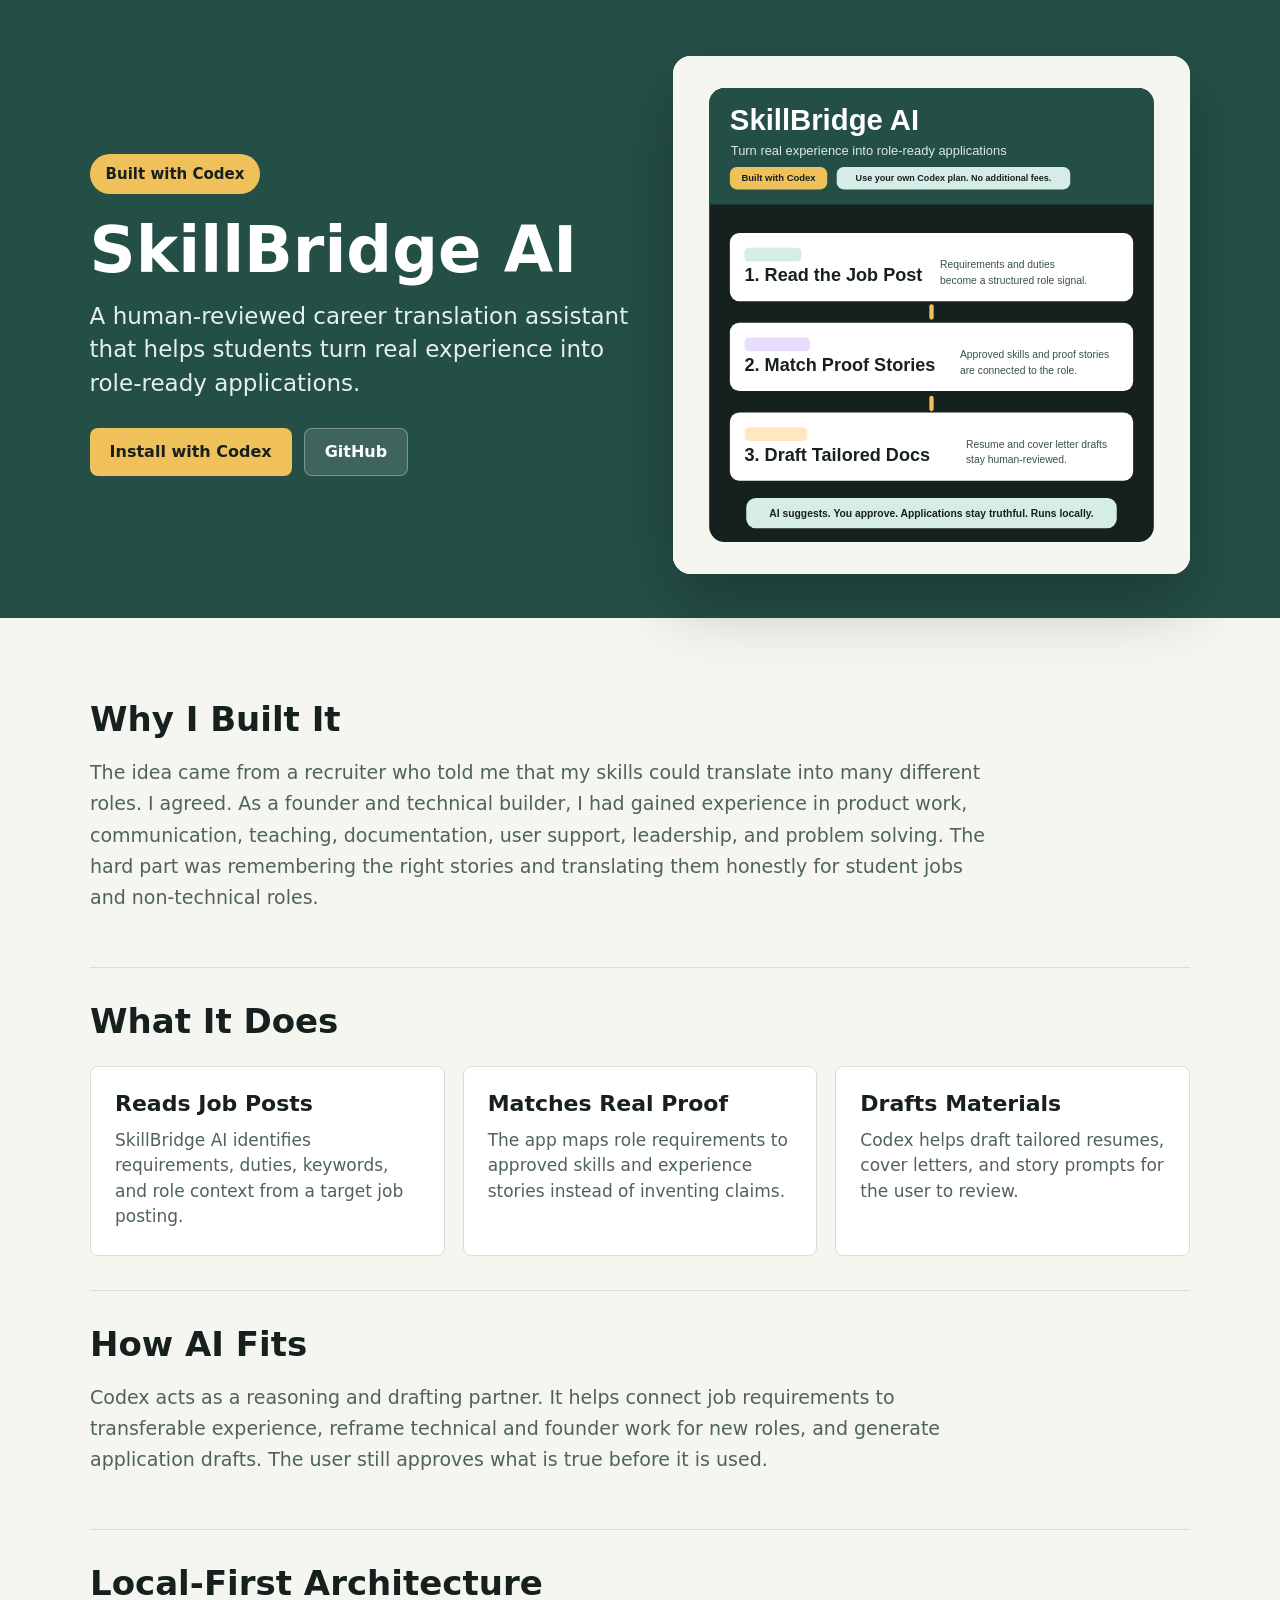
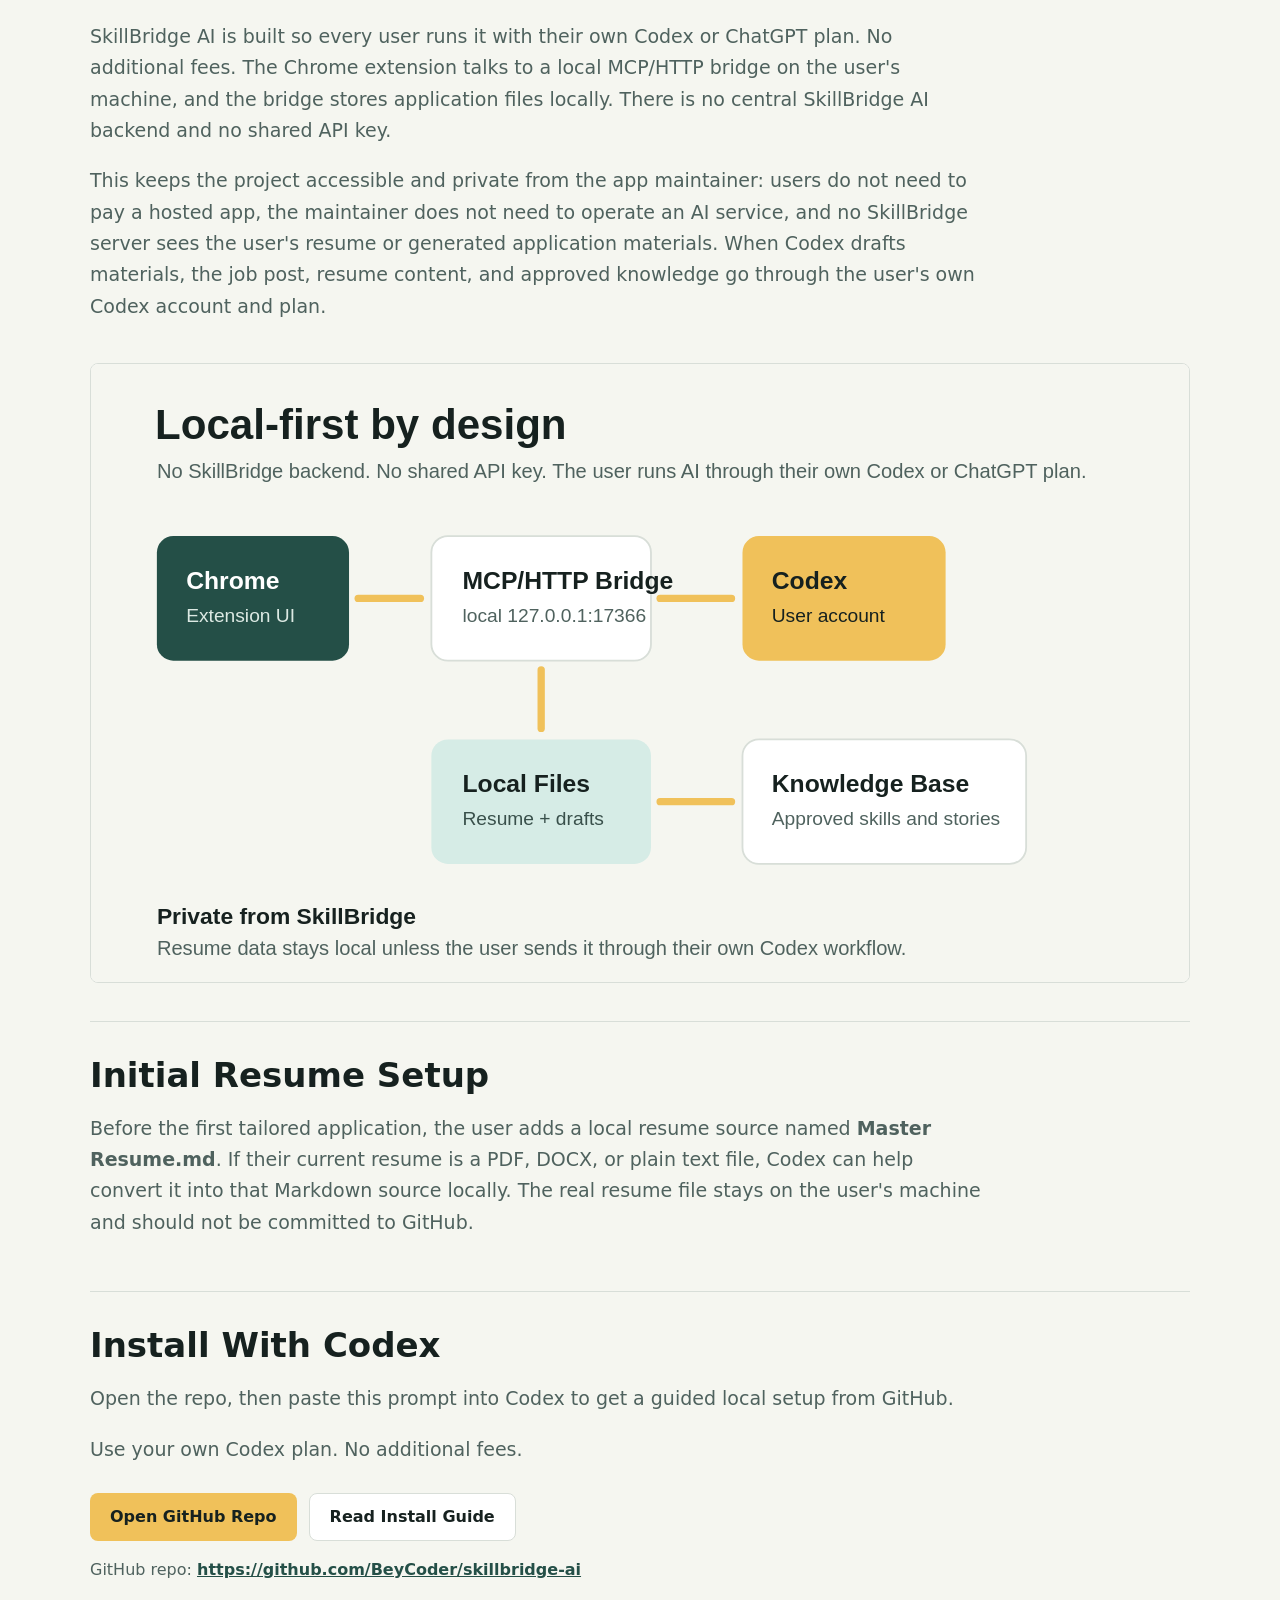
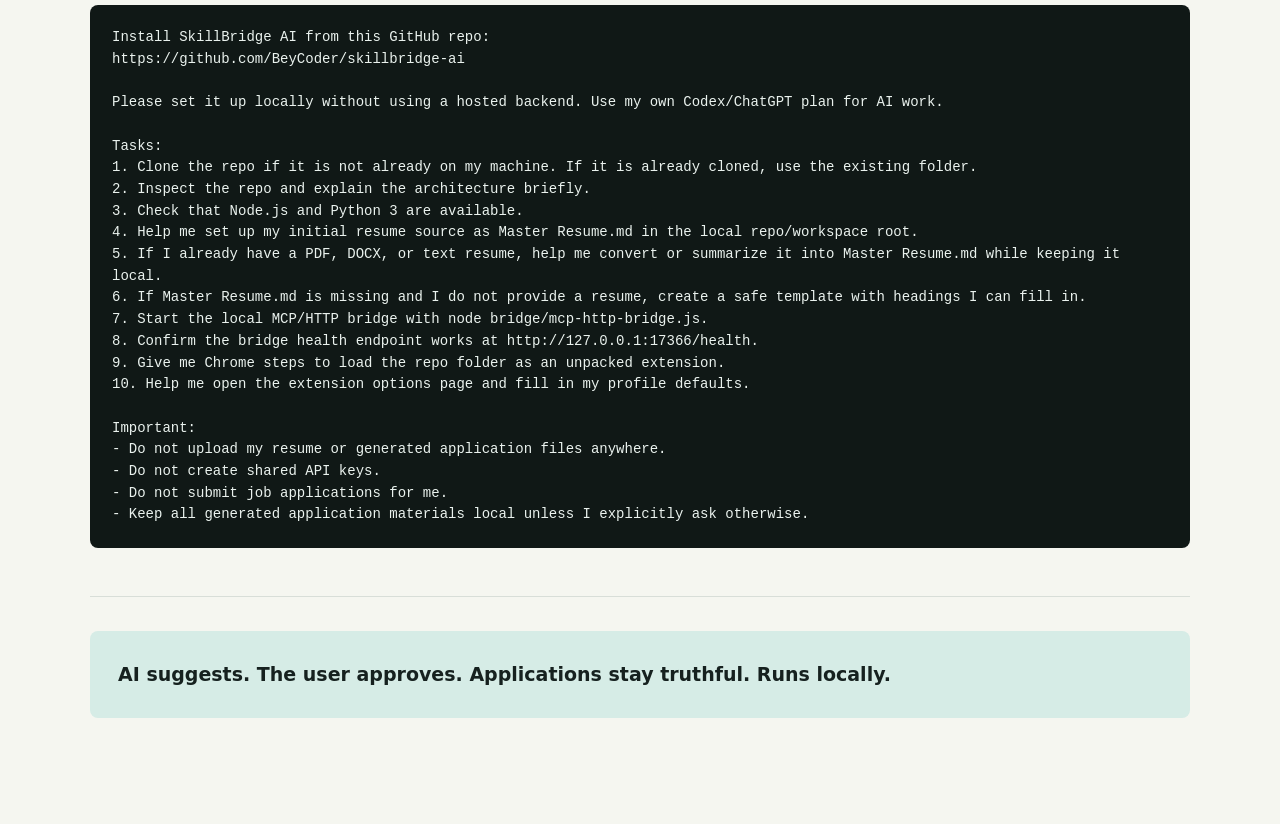
<file: index.html>
<!doctype html>
<html lang="en">
  <head>
    <meta charset="utf-8">
    <meta name="viewport" content="width=device-width, initial-scale=1">
    <title>SkillBridge AI</title>
    <meta http-equiv="refresh" content="0; url=docs/">
    <link rel="canonical" href="docs/">
    <style>
      body {
        margin: 0;
        min-height: 100vh;
        display: grid;
        place-items: center;
        font-family: Inter, ui-sans-serif, system-ui, -apple-system, BlinkMacSystemFont, "Segoe UI", sans-serif;
        background: #f5f6f0;
        color: #16211f;
      }

      a {
        color: #244f47;
        font-weight: 800;
      }
    </style>
  </head>
  <body>
    <p>Opening <a href="docs/">SkillBridge AI</a>.</p>
  </body>
</html>
</file>
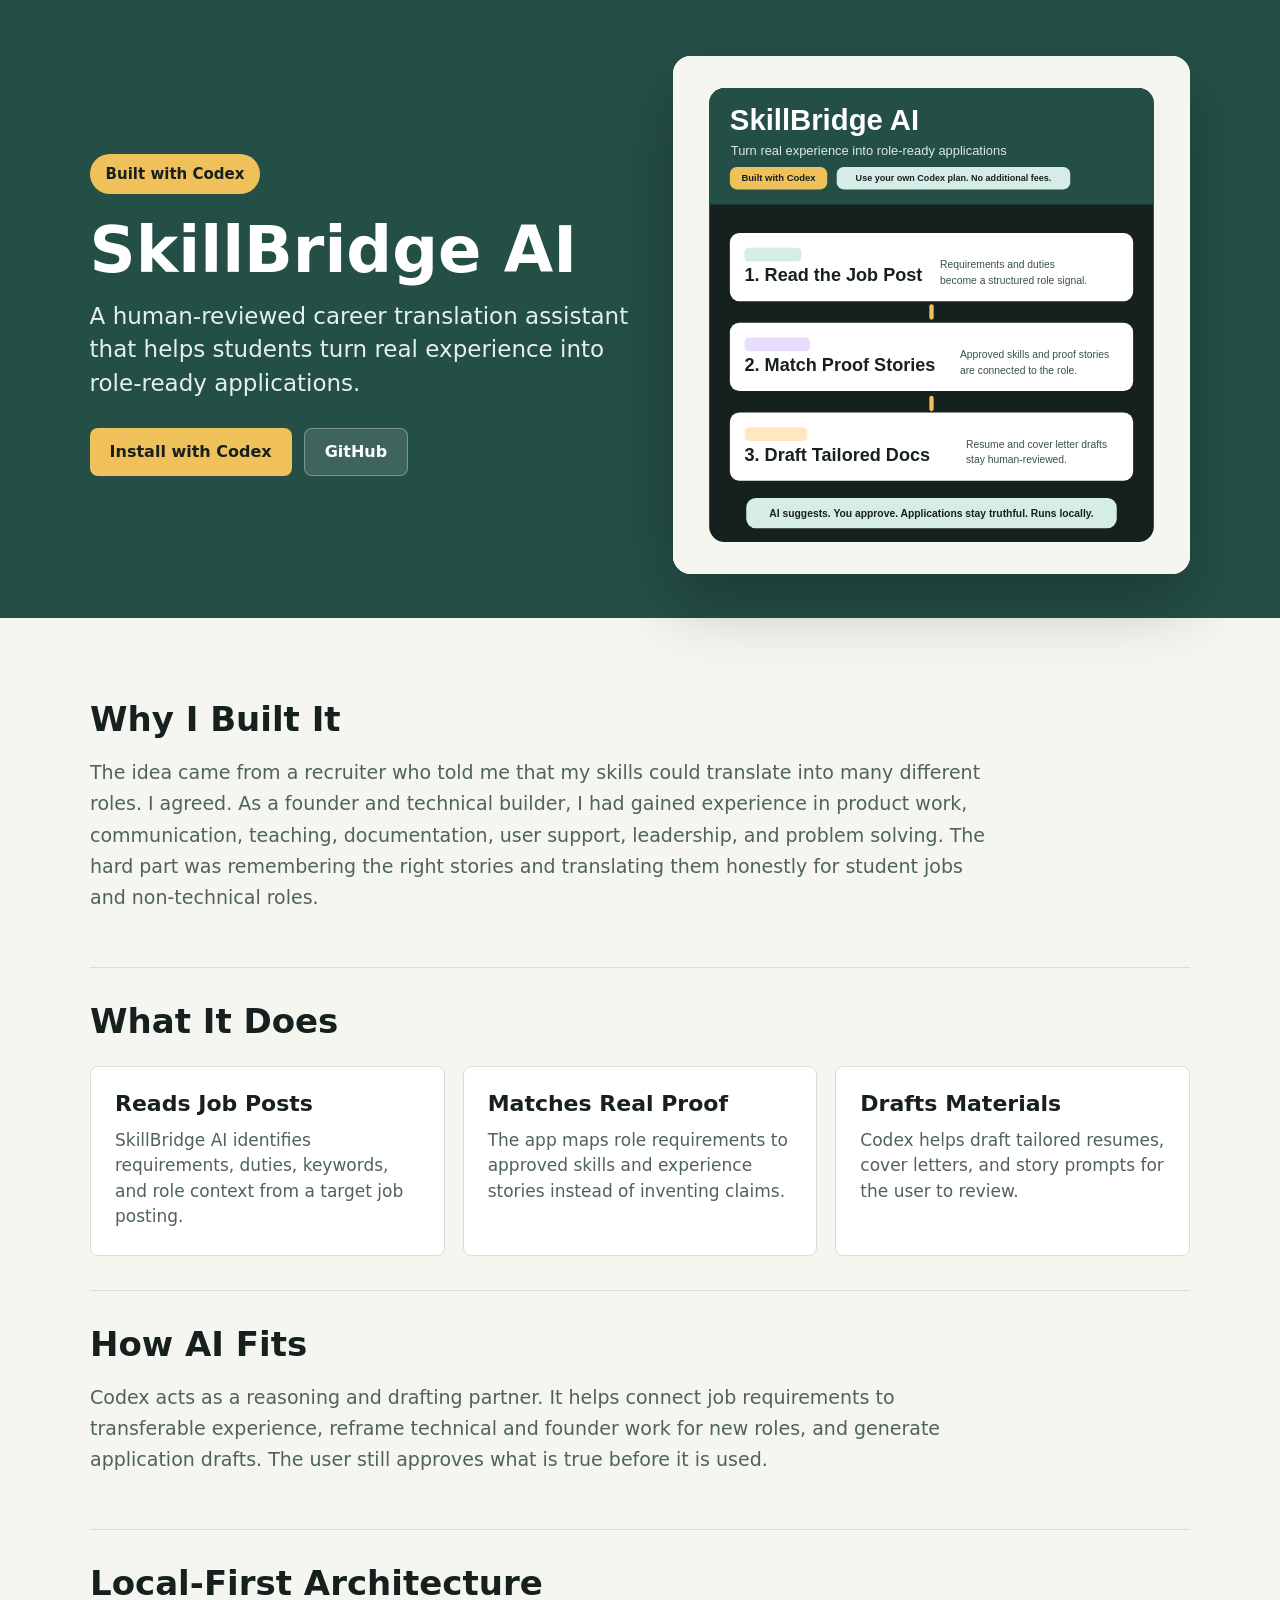
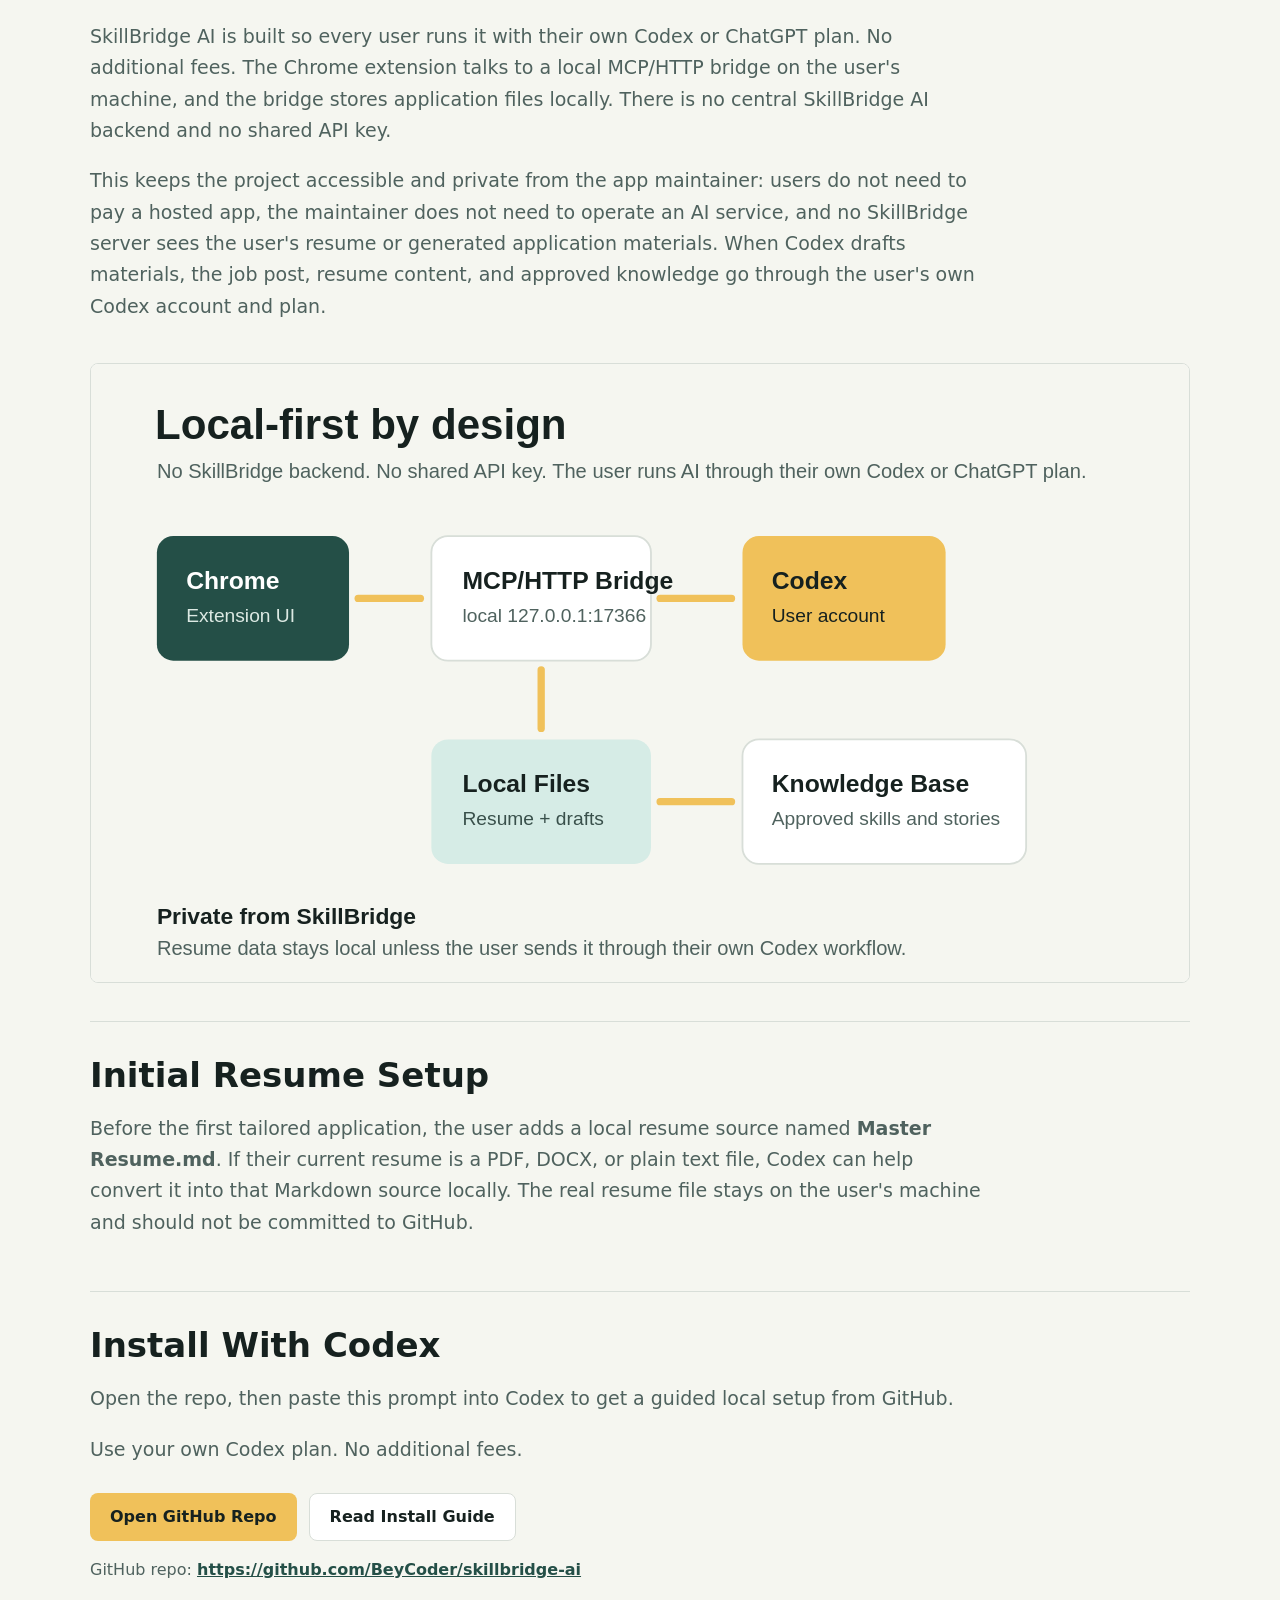
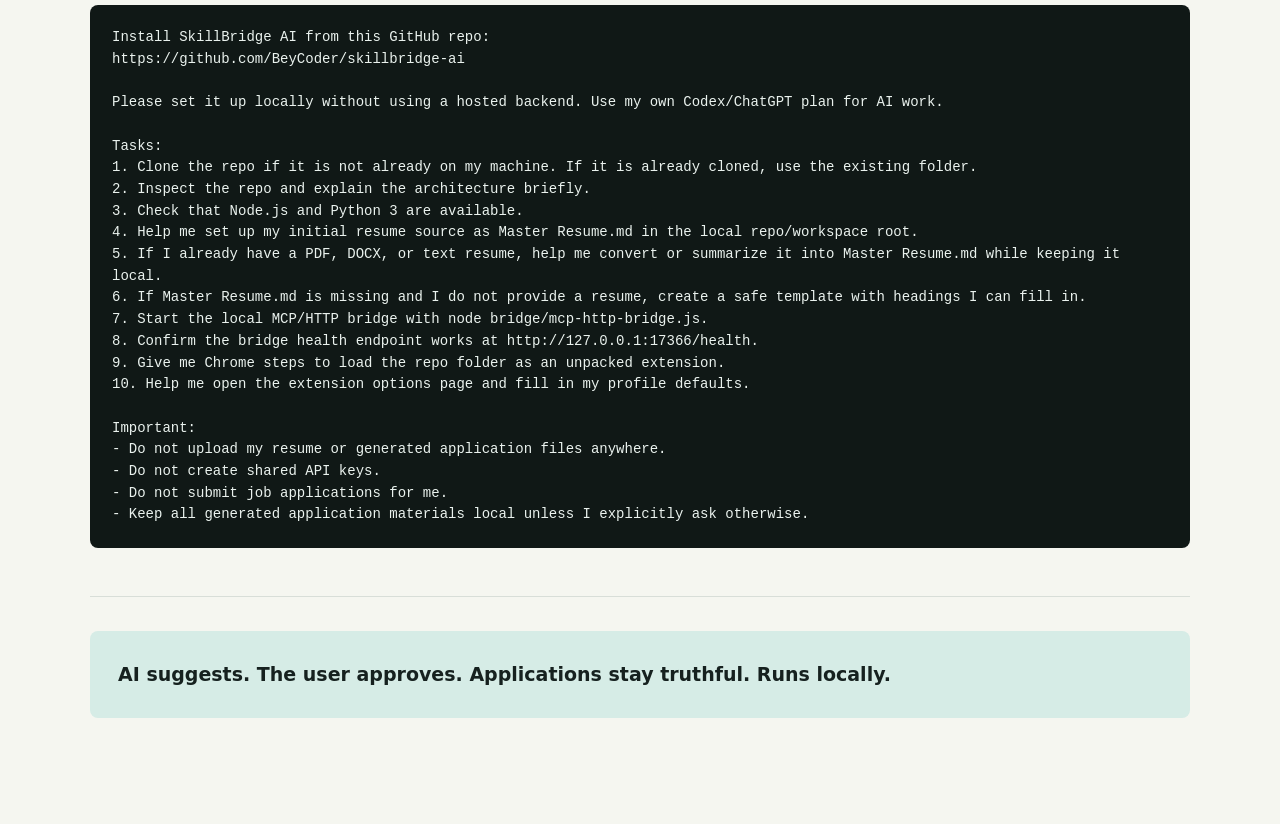
<file: docs/index.html>
<!doctype html>
<html lang="en">
  <head>
    <meta charset="utf-8">
    <meta name="viewport" content="width=device-width, initial-scale=1">
    <title>SkillBridge AI</title>
    <meta name="description" content="SkillBridge AI helps students translate real experience into role-ready applications with Codex.">
    <style>
      :root {
        color-scheme: light;
        --ink: #16211f;
        --green: #244f47;
        --mint: #d6ece6;
        --paper: #f5f6f0;
        --gold: #f0c15a;
        --lavender: #e8ddff;
        --blue: #dbeafe;
        --muted: #4f625e;
        --line: #d8ded8;
      }

      * {
        box-sizing: border-box;
      }

      html {
        scroll-behavior: smooth;
      }

      body {
        margin: 0;
        font-family: Inter, ui-sans-serif, system-ui, -apple-system, BlinkMacSystemFont, "Segoe UI", sans-serif;
        background: var(--paper);
        color: var(--ink);
      }

      main {
        min-height: 100vh;
      }

      .hero {
        display: grid;
        grid-template-columns: minmax(0, 1.02fr) minmax(320px, 0.98fr);
        gap: 44px;
        align-items: center;
        padding: 56px max(28px, 7vw) 44px;
        background: var(--green);
        color: white;
      }

      .badge {
        display: inline-flex;
        align-items: center;
        width: fit-content;
        min-height: 40px;
        padding: 0 16px;
        border-radius: 999px;
        background: var(--gold);
        color: var(--ink);
        font-weight: 800;
        font-size: 15px;
      }

      .actions {
        display: flex;
        flex-wrap: wrap;
        gap: 12px;
        margin-top: 28px;
      }

      .button {
        display: inline-flex;
        align-items: center;
        justify-content: center;
        min-height: 48px;
        padding: 0 20px;
        border-radius: 8px;
        font-size: 16px;
        font-weight: 800;
        text-decoration: none;
      }

      .button.primary {
        background: var(--gold);
        color: var(--ink);
      }

      .button.secondary {
        border: 1px solid rgba(255, 255, 255, 0.32);
        background: rgba(255, 255, 255, 0.12);
        color: white;
      }

      .section .button.secondary {
        border-color: var(--line);
        background: white;
        color: var(--ink);
      }

      h1 {
        margin: 24px 0 18px;
        font-size: 64px;
        line-height: 1;
        letter-spacing: 0;
      }

      .lede {
        max-width: 680px;
        margin: 0;
        color: #e6f0eb;
        font-size: 23px;
        line-height: 1.45;
      }

      .hero img {
        width: 100%;
        border-radius: 18px;
        background: white;
        box-shadow: 0 28px 70px rgba(0, 0, 0, 0.25);
      }

      .diagram {
        width: 100%;
        max-width: 1100px;
        margin-top: 22px;
        border-radius: 8px;
        background: white;
        border: 1px solid var(--line);
      }

      .content {
        padding: 48px max(28px, 7vw) 72px;
      }

      .section {
        max-width: 1100px;
        margin: 0 auto;
        padding: 34px 0;
        border-bottom: 1px solid var(--line);
      }

      .section:last-child {
        border-bottom: 0;
      }

      h2 {
        margin: 0 0 16px;
        font-size: 34px;
        line-height: 1.12;
        letter-spacing: 0;
      }

      p {
        max-width: 900px;
        font-size: 19px;
        line-height: 1.65;
        color: var(--muted);
      }

      .grid {
        display: grid;
        grid-template-columns: repeat(3, minmax(0, 1fr));
        gap: 18px;
        margin-top: 26px;
      }

      .item {
        min-height: 190px;
        padding: 24px;
        border: 1px solid var(--line);
        border-radius: 8px;
        background: white;
      }

      .item strong {
        display: block;
        margin-bottom: 12px;
        font-size: 22px;
      }

      .item span {
        display: block;
        color: var(--muted);
        font-size: 17px;
        line-height: 1.5;
      }

      .callout {
        padding: 28px;
        border-radius: 8px;
        background: var(--mint);
      }

      .callout p {
        margin: 0;
        color: var(--ink);
        font-weight: 700;
      }

      .prompt {
        overflow: auto;
        margin-top: 22px;
        padding: 22px;
        border-radius: 8px;
        background: #101816;
        color: #eaf2ee;
        font-family: ui-monospace, SFMono-Regular, Menlo, Monaco, Consolas, "Liberation Mono", monospace;
        font-size: 14px;
        line-height: 1.55;
        white-space: pre-wrap;
      }

      .repo-url {
        margin: 16px 0 0;
        font-size: 16px;
      }

      .repo-url a {
        color: var(--green);
        font-weight: 800;
      }

      .install-note {
        margin-top: 18px;
      }

      @media (max-width: 860px) {
        .hero {
          grid-template-columns: 1fr;
          padding-top: 42px;
        }

        h1 {
          font-size: 48px;
        }

        .lede {
          font-size: 20px;
        }

        .grid {
          grid-template-columns: 1fr;
        }
      }
    </style>
  </head>
  <body>
    <main>
      <section class="hero">
        <div>
          <div class="badge">Built with Codex</div>
          <h1>SkillBridge AI</h1>
          <p class="lede">A human-reviewed career translation assistant that helps students turn real experience into role-ready applications.</p>
          <div class="actions" aria-label="Primary actions">
            <a class="button primary" href="#install">Install with Codex</a>
            <a class="button secondary" href="https://github.com/BeyCoder/skillbridge-ai">GitHub</a>
          </div>
        </div>
        <img src="skillbridge-preview-square.svg" alt="SkillBridge AI project flow preview">
      </section>

      <div class="content">
        <section class="section">
          <h2>Why I Built It</h2>
          <p>The idea came from a recruiter who told me that my skills could translate into many different roles. I agreed. As a founder and technical builder, I had gained experience in product work, communication, teaching, documentation, user support, leadership, and problem solving. The hard part was remembering the right stories and translating them honestly for student jobs and non-technical roles.</p>
        </section>

        <section class="section">
          <h2>What It Does</h2>
          <div class="grid">
            <div class="item">
              <strong>Reads Job Posts</strong>
              <span>SkillBridge AI identifies requirements, duties, keywords, and role context from a target job posting.</span>
            </div>
            <div class="item">
              <strong>Matches Real Proof</strong>
              <span>The app maps role requirements to approved skills and experience stories instead of inventing claims.</span>
            </div>
            <div class="item">
              <strong>Drafts Materials</strong>
              <span>Codex helps draft tailored resumes, cover letters, and story prompts for the user to review.</span>
            </div>
          </div>
        </section>

        <section class="section">
          <h2>How AI Fits</h2>
          <p>Codex acts as a reasoning and drafting partner. It helps connect job requirements to transferable experience, reframe technical and founder work for new roles, and generate application drafts. The user still approves what is true before it is used.</p>
        </section>

        <section class="section">
          <h2>Local-First Architecture</h2>
          <p>SkillBridge AI is built so every user runs it with their own Codex or ChatGPT plan. No additional fees. The Chrome extension talks to a local MCP/HTTP bridge on the user's machine, and the bridge stores application files locally. There is no central SkillBridge AI backend and no shared API key.</p>
          <p>This keeps the project accessible and private from the app maintainer: users do not need to pay a hosted app, the maintainer does not need to operate an AI service, and no SkillBridge server sees the user's resume or generated application materials. When Codex drafts materials, the job post, resume content, and approved knowledge go through the user's own Codex account and plan.</p>
          <img class="diagram" src="local-first-architecture.svg" alt="SkillBridge AI local-first architecture diagram">
        </section>

        <section class="section">
          <h2>Initial Resume Setup</h2>
          <p>Before the first tailored application, the user adds a local resume source named <strong>Master Resume.md</strong>. If their current resume is a PDF, DOCX, or plain text file, Codex can help convert it into that Markdown source locally. The real resume file stays on the user's machine and should not be committed to GitHub.</p>
        </section>

        <section class="section" id="install">
          <h2>Install With Codex</h2>
          <p>Open the repo, then paste this prompt into Codex to get a guided local setup from GitHub.</p>
          <p class="install-note">Use your own Codex plan. No additional fees.</p>
          <div class="actions">
            <a class="button primary" href="https://github.com/BeyCoder/skillbridge-ai">Open GitHub Repo</a>
            <a class="button secondary" href="https://github.com/BeyCoder/skillbridge-ai/blob/main/INSTALL_WITH_CODEX.md">Read Install Guide</a>
          </div>
          <p class="repo-url">GitHub repo: <a href="https://github.com/BeyCoder/skillbridge-ai">https://github.com/BeyCoder/skillbridge-ai</a></p>
          <pre class="prompt">Install SkillBridge AI from this GitHub repo:
https://github.com/BeyCoder/skillbridge-ai

Please set it up locally without using a hosted backend. Use my own Codex/ChatGPT plan for AI work.

Tasks:
1. Clone the repo if it is not already on my machine. If it is already cloned, use the existing folder.
2. Inspect the repo and explain the architecture briefly.
3. Check that Node.js and Python 3 are available.
4. Help me set up my initial resume source as Master Resume.md in the local repo/workspace root.
5. If I already have a PDF, DOCX, or text resume, help me convert or summarize it into Master Resume.md while keeping it local.
6. If Master Resume.md is missing and I do not provide a resume, create a safe template with headings I can fill in.
7. Start the local MCP/HTTP bridge with node bridge/mcp-http-bridge.js.
8. Confirm the bridge health endpoint works at http://127.0.0.1:17366/health.
9. Give me Chrome steps to load the repo folder as an unpacked extension.
10. Help me open the extension options page and fill in my profile defaults.

Important:
- Do not upload my resume or generated application files anywhere.
- Do not create shared API keys.
- Do not submit job applications for me.
- Keep all generated application materials local unless I explicitly ask otherwise.</pre>
        </section>

        <section class="section">
          <div class="callout">
            <p>AI suggests. The user approves. Applications stay truthful. Runs locally.</p>
          </div>
        </section>
      </div>
    </main>
  </body>
</html>
</file>
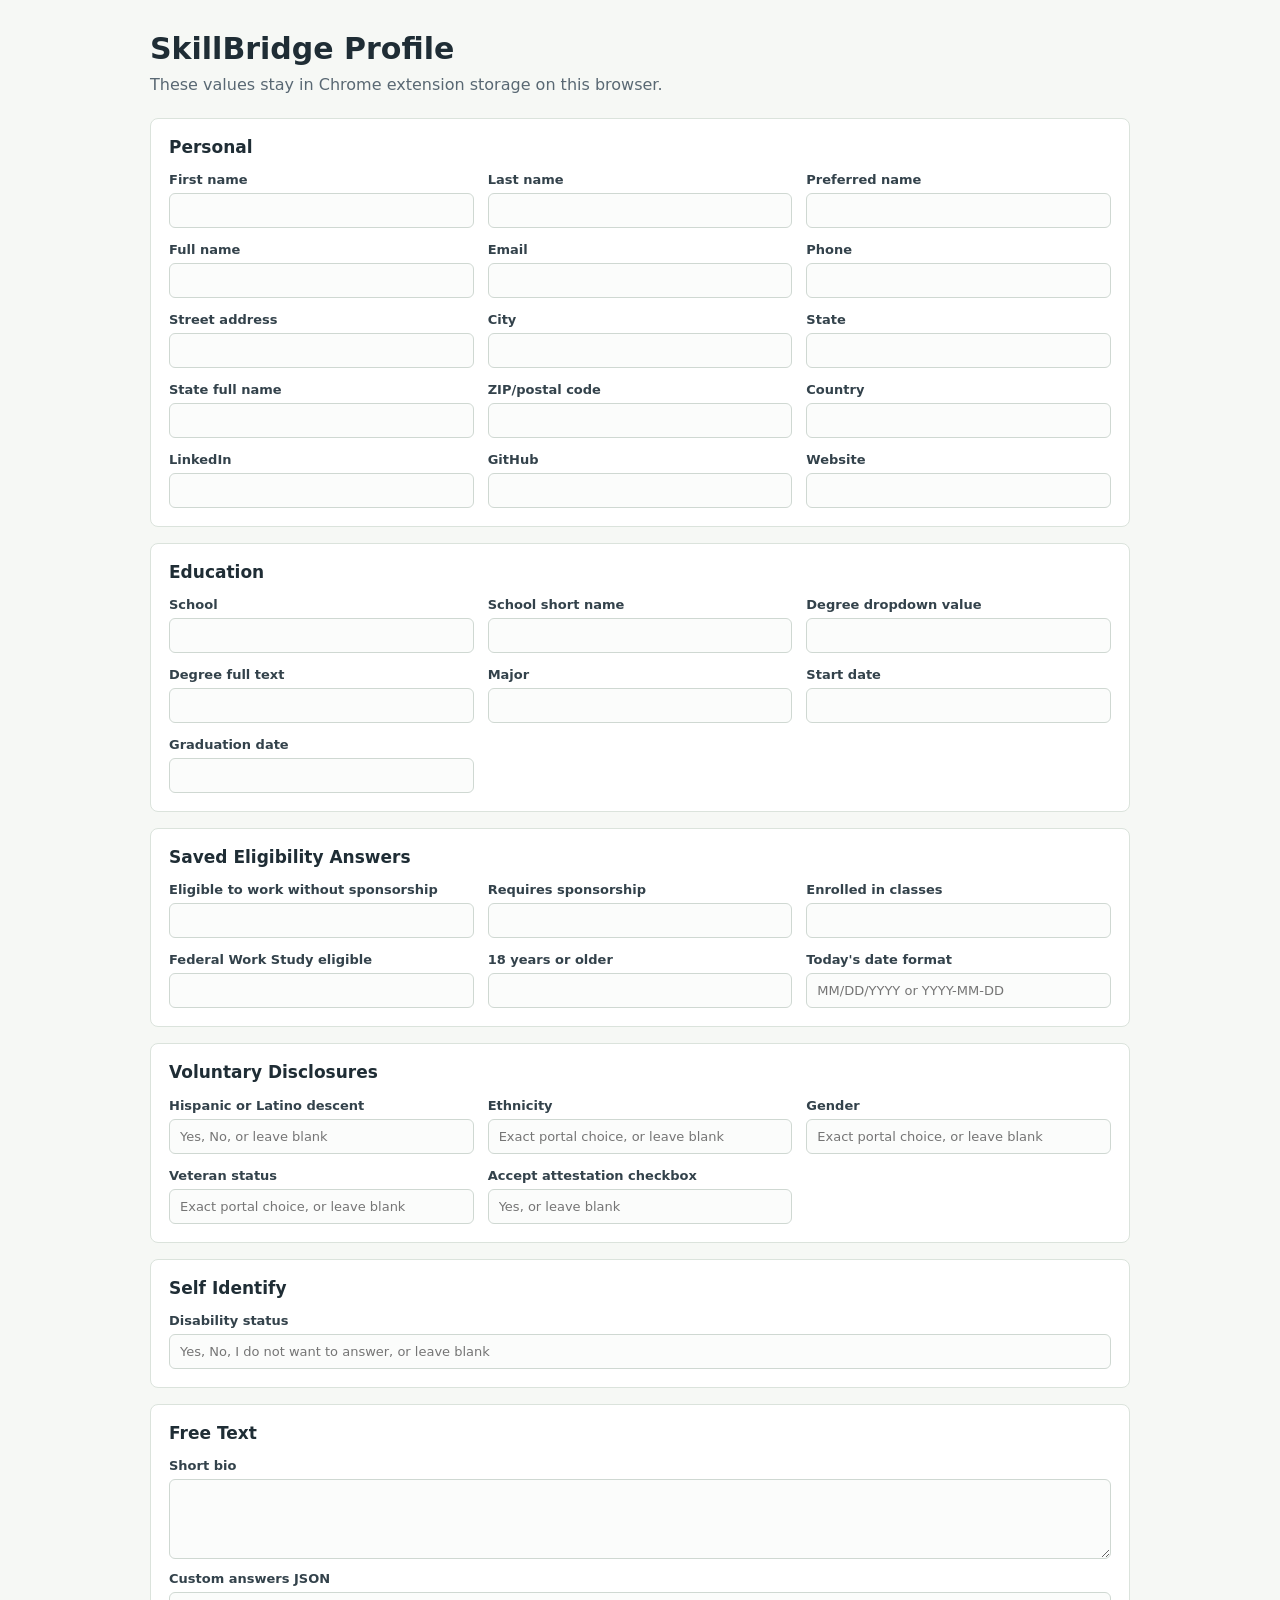
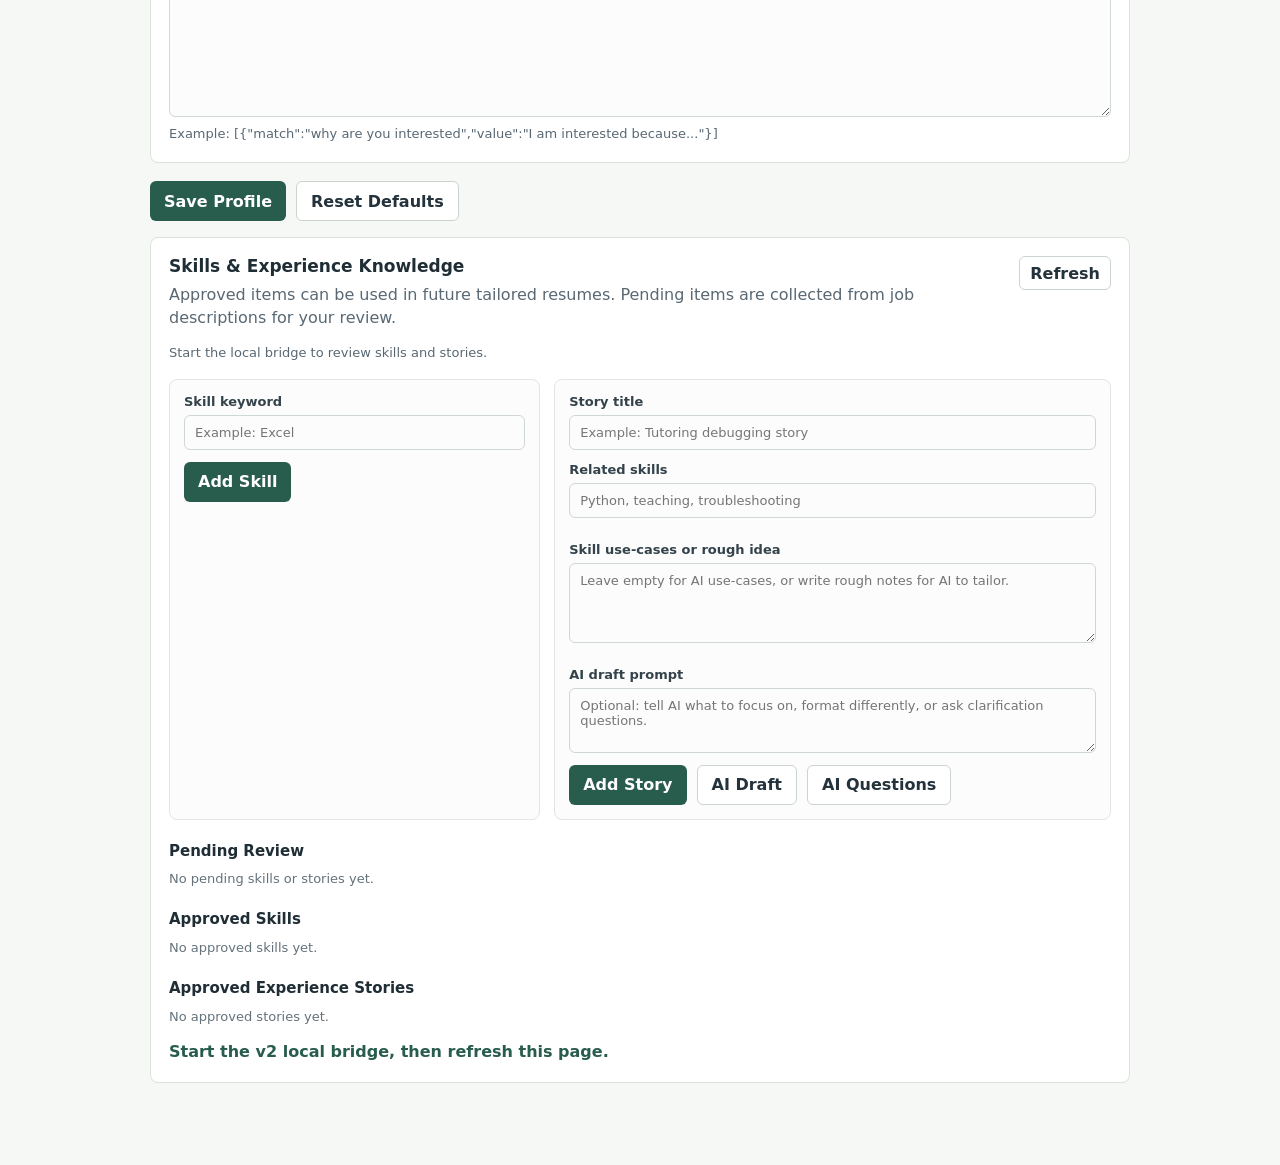
<file: options.html>
<!doctype html>
<html lang="en">
  <head>
    <meta charset="utf-8">
    <meta name="viewport" content="width=device-width, initial-scale=1">
    <title>SkillBridge AI Profile</title>
    <link rel="stylesheet" href="options.css">
  </head>
  <body>
    <main>
      <header>
        <h1>SkillBridge Profile</h1>
        <p>These values stay in Chrome extension storage on this browser.</p>
      </header>

      <form id="profileForm">
        <section>
          <h2>Personal</h2>
          <div class="grid">
            <label>First name<input name="personal.firstName" autocomplete="given-name"></label>
            <label>Last name<input name="personal.lastName" autocomplete="family-name"></label>
            <label>Preferred name<input name="personal.preferredName"></label>
            <label>Full name<input name="personal.fullName"></label>
            <label>Email<input name="personal.email" type="email"></label>
            <label>Phone<input name="personal.phone" type="tel"></label>
            <label>Street address<input name="personal.streetAddress" autocomplete="address-line1"></label>
            <label>City<input name="personal.city" autocomplete="address-level2"></label>
            <label>State<input name="personal.state" autocomplete="address-level1"></label>
            <label>State full name<input name="personal.stateFull"></label>
            <label>ZIP/postal code<input name="personal.postalCode" autocomplete="postal-code"></label>
            <label>Country<input name="personal.country" autocomplete="country-name"></label>
            <label>LinkedIn<input name="personal.linkedIn" type="url"></label>
            <label>GitHub<input name="personal.github" type="url"></label>
            <label>Website<input name="personal.website" type="url"></label>
          </div>
        </section>

        <section>
          <h2>Education</h2>
          <div class="grid">
            <label>School<input name="education.school"></label>
            <label>School short name<input name="education.schoolShort"></label>
            <label>Degree dropdown value<input name="education.degree"></label>
            <label>Degree full text<input name="education.degreeFull"></label>
            <label>Major<input name="education.major"></label>
            <label>Start date<input name="education.startDate"></label>
            <label>Graduation date<input name="education.graduationDate"></label>
          </div>
        </section>

        <section>
          <h2>Saved Eligibility Answers</h2>
          <div class="grid">
            <label>Eligible to work without sponsorship<input name="eligibility.workAuthorizedWithoutSponsorship"></label>
            <label>Requires sponsorship<input name="eligibility.requiresSponsorship"></label>
            <label>Enrolled in classes<input name="eligibility.enrolledInAsuClasses"></label>
            <label>Federal Work Study eligible<input name="eligibility.federalWorkStudyEligible"></label>
            <label>18 years or older<input name="eligibility.adult18OrOlder"></label>
            <label>Today's date format<input name="application.todayDateFormat" placeholder="MM/DD/YYYY or YYYY-MM-DD"></label>
          </div>
        </section>

        <section>
          <h2>Voluntary Disclosures</h2>
          <div class="grid">
            <label>Hispanic or Latino descent<input name="voluntaryDisclosures.hispanicOrLatino" placeholder="Yes, No, or leave blank"></label>
            <label>Ethnicity<input name="voluntaryDisclosures.ethnicity" placeholder="Exact portal choice, or leave blank"></label>
            <label>Gender<input name="voluntaryDisclosures.gender" placeholder="Exact portal choice, or leave blank"></label>
            <label>Veteran status<input name="voluntaryDisclosures.veteranStatus" placeholder="Exact portal choice, or leave blank"></label>
            <label>Accept attestation checkbox<input name="voluntaryDisclosures.acceptTerms" placeholder="Yes, or leave blank"></label>
          </div>
        </section>

        <section>
          <h2>Self Identify</h2>
          <div class="grid">
            <label>Disability status<input name="selfIdentification.disabilityStatus" placeholder="Yes, No, I do not want to answer, or leave blank"></label>
          </div>
        </section>

        <section>
          <h2>Free Text</h2>
          <label class="wide">Short bio<textarea name="application.shortBio" rows="4"></textarea></label>
          <label class="wide">
            Custom answers JSON
            <textarea id="customAnswers" rows="7" spellcheck="false"></textarea>
          </label>
          <p class="hint">Example: [{"match":"why are you interested","value":"I am interested because..."}]</p>
        </section>

        <div class="actions">
          <button type="submit">Save Profile</button>
          <button id="resetButton" class="secondary" type="button">Reset Defaults</button>
        </div>
      </form>

      <section id="knowledgeSection">
        <div class="sectionHeader">
          <div>
            <h2>Skills & Experience Knowledge</h2>
            <p>Approved items can be used in future tailored resumes. Pending items are collected from job descriptions for your review.</p>
          </div>
          <button id="refreshKnowledgeButton" class="secondary small" type="button">Refresh</button>
        </div>

        <p id="knowledgeSummary" class="hint">Start the local bridge to review skills and stories.</p>
        <div id="knowledgeFilter" class="knowledgeFilter" hidden></div>

        <div class="knowledgeGrid">
          <form id="addSkillForm" class="inlineForm">
            <label>Skill keyword<input id="newSkillKeyword" placeholder="Example: Excel"></label>
            <button type="submit">Add Skill</button>
          </form>

          <form id="addExperienceForm" class="inlineForm">
            <label>Story title<input id="newExperienceTitle" placeholder="Example: Tutoring debugging story"></label>
            <label>Related skills<input id="newExperienceSkills" placeholder="Python, teaching, troubleshooting"></label>
            <label class="wide">Skill use-cases or rough idea<textarea id="newExperienceStory" rows="4" placeholder="Leave empty for AI use-cases, or write rough notes for AI to tailor."></textarea></label>
            <label class="wide">AI draft prompt<textarea id="newExperienceDraftPrompt" rows="3" placeholder="Optional: tell AI what to focus on, format differently, or ask clarification questions."></textarea></label>
            <div id="newExperienceDraftQuestions" class="aiQuestions" hidden></div>
            <div class="actions compactActions">
              <button type="submit">Add Story</button>
              <button id="generateNewExperienceStoryButton" class="secondary" type="button">AI Draft</button>
              <button id="generateNewExperienceQuestionsButton" class="secondary" type="button">AI Questions</button>
            </div>
          </form>
        </div>

        <h3>Pending Review</h3>
        <div id="pendingKnowledge" class="knowledgeList"></div>

        <h3>Approved Skills</h3>
        <div id="approvedSkills" class="knowledgeList compact"></div>

        <h3>Approved Experience Stories</h3>
        <div id="approvedExperiences" class="knowledgeList"></div>

        <p id="knowledgeStatus" aria-live="polite"></p>
      </section>

      <p id="status" aria-live="polite"></p>
    </main>

    <script src="defaults.js"></script>
    <script src="options.js"></script>
  </body>
</html>
</file>
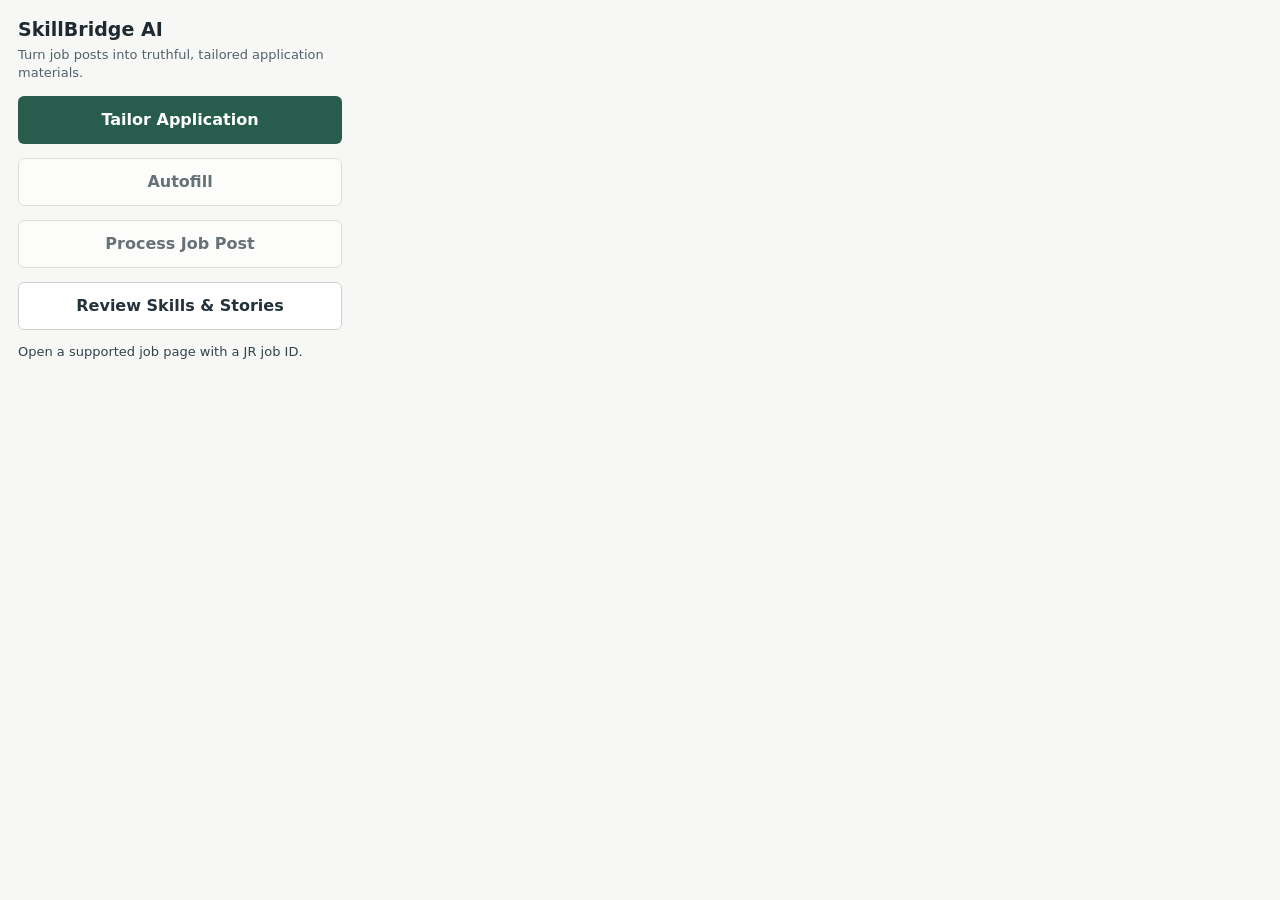
<file: popup.html>
<!doctype html>
<html lang="en">
  <head>
    <meta charset="utf-8">
    <meta name="viewport" content="width=device-width, initial-scale=1">
    <title>SkillBridge AI</title>
    <link rel="stylesheet" href="popup.css">
  </head>
  <body>
    <main>
      <header>
        <h1>SkillBridge AI</h1>
        <p>Turn job posts into truthful, tailored application materials.</p>
      </header>

      <button id="tailorApplicationButton" type="button">Tailor Application</button>
      <button id="autofillResumeButton" class="secondary" type="button" disabled>Autofill</button>
      <button id="processJobPostButton" class="secondary" type="button" disabled>Process Job Post</button>
      <div id="jobPostMarkActions" class="buttonGrid" aria-label="Job post marks" hidden>
        <button id="markAppliedButton" class="secondary" type="button" disabled>Mark Applied</button>
        <button id="markDontQualifyButton" class="secondary danger" type="button" disabled>Don't Qualify</button>
      </div>
      <a id="reviewSkillsLink" class="buttonLink secondary" href="options.html" target="_blank" rel="noopener">Review Skills & Stories</a>

      <section id="jobStatus" aria-live="polite"></section>
      <section id="status" aria-live="polite"></section>
    </main>

    <script src="defaults.js"></script>
    <script src="popup.js"></script>
  </body>
</html>
</file>
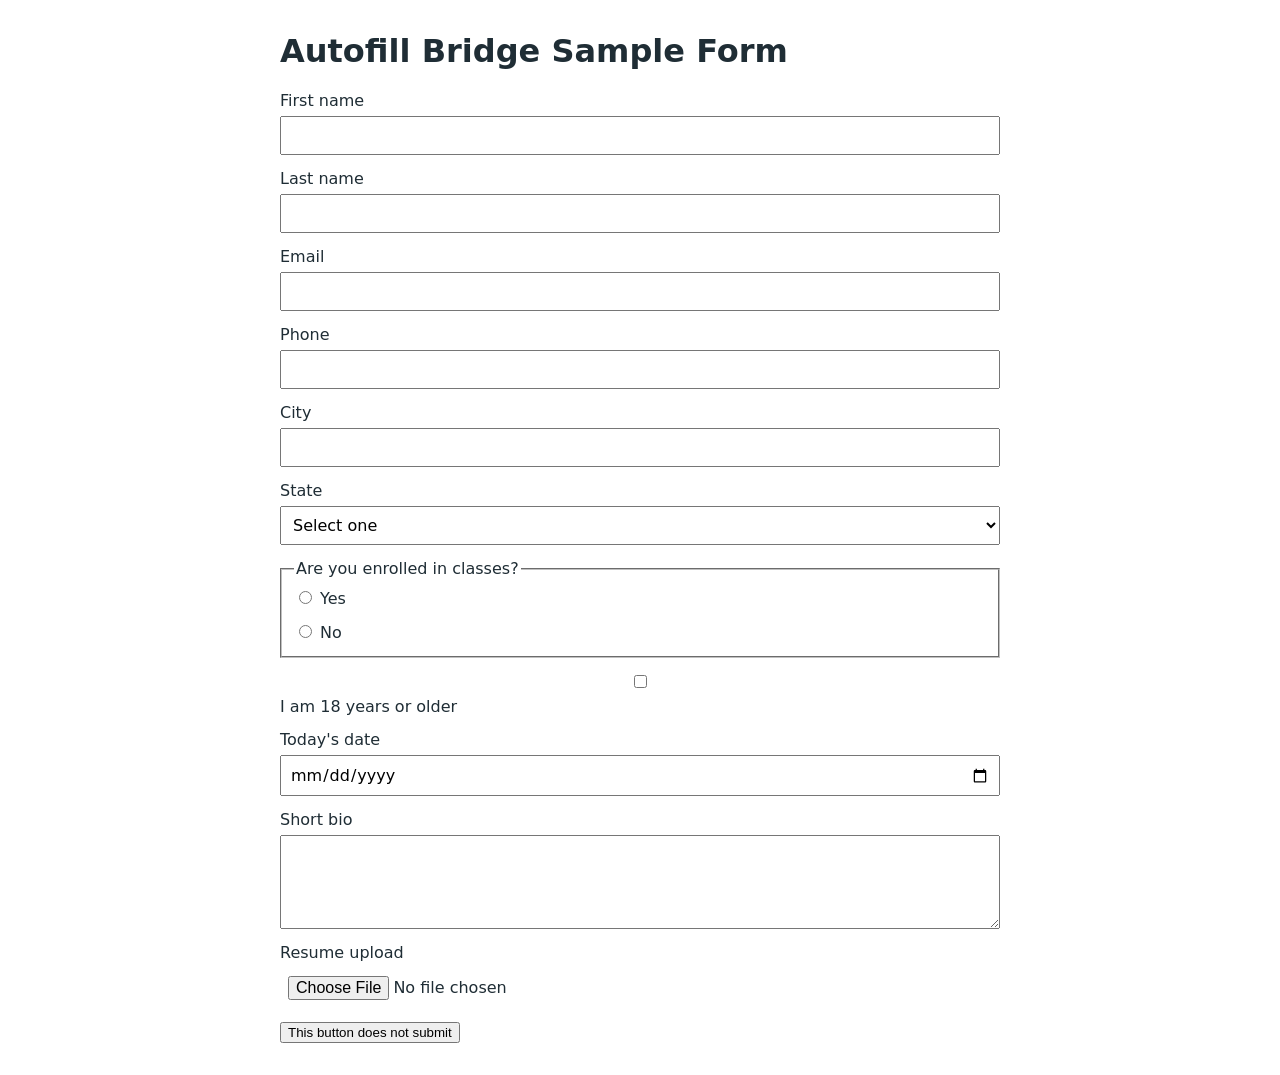
<file: bridge/sample-form.html>
<!doctype html>
<html lang="en">
  <head>
    <meta charset="utf-8">
    <meta name="viewport" content="width=device-width, initial-scale=1">
    <title>Autofill Bridge Sample Form</title>
    <style>
      body {
        max-width: 720px;
        margin: 32px auto;
        font-family: system-ui, sans-serif;
        color: #1f2d35;
      }

      label,
      fieldset {
        display: grid;
        gap: 6px;
        margin: 14px 0;
      }

      input,
      select,
      textarea {
        padding: 8px;
        font: inherit;
      }

      fieldset label {
        display: block;
        margin: 4px 0;
      }
    </style>
  </head>
  <body>
    <h1>Autofill Bridge Sample Form</h1>
    <form>
      <label>First name <input name="firstName" autocomplete="given-name"></label>
      <label>Last name <input name="lastName" autocomplete="family-name"></label>
      <label>Email <input name="email" type="email"></label>
      <label>Phone <input name="phone" type="tel"></label>
      <label>City <input name="city"></label>
      <label>State
        <select name="state">
          <option value="">Select one</option>
          <option value="AZ">Arizona</option>
          <option value="CA">California</option>
        </select>
      </label>
      <fieldset>
        <legend>Are you enrolled in classes?</legend>
        <label><input type="radio" name="enrolled" value="Yes"> Yes</label>
        <label><input type="radio" name="enrolled" value="No"> No</label>
      </fieldset>
      <label><input type="checkbox" name="adult" value="Yes"> I am 18 years or older</label>
      <label>Today's date <input type="date" name="dateSigned"></label>
      <label>Short bio <textarea name="bio" rows="4"></textarea></label>
      <label>Resume upload <input type="file" name="resume"></label>
      <button type="button">This button does not submit</button>
    </form>
  </body>
</html>
</file>
<file: options.css>
:root {
  color-scheme: light;
  font-family: Inter, ui-sans-serif, system-ui, -apple-system, BlinkMacSystemFont, "Segoe UI", sans-serif;
  color: #1f2d35;
  background: #f6f8f5;
}

* {
  box-sizing: border-box;
}

body {
  margin: 0;
}

main {
  width: min(980px, calc(100% - 32px));
  margin: 0 auto;
  padding: 32px 0 44px;
}

header {
  margin-bottom: 22px;
}

h1 {
  margin: 0 0 6px;
  font-size: 30px;
  line-height: 1.15;
}

h2 {
  margin: 0 0 14px;
  font-size: 17px;
  line-height: 1.25;
}

h3 {
  margin: 22px 0 10px;
  font-size: 15px;
  line-height: 1.25;
}

p {
  margin: 0;
  color: #596873;
  line-height: 1.45;
}

section {
  border: 1px solid #dbe3dc;
  border-radius: 8px;
  margin: 16px 0;
  padding: 18px;
  background: #fff;
}

.grid {
  display: grid;
  grid-template-columns: repeat(auto-fit, minmax(230px, 1fr));
  gap: 14px;
}

label {
  display: grid;
  gap: 6px;
  color: #33424b;
  font-size: 13px;
  font-weight: 650;
}

input,
textarea {
  width: 100%;
  border: 1px solid #cfd8d2;
  border-radius: 6px;
  padding: 9px 10px;
  color: #1f2d35;
  background: #fbfcfb;
  font: inherit;
  font-weight: 450;
}

textarea {
  resize: vertical;
}

input:focus,
textarea:focus {
  border-color: #285c4d;
  outline: 2px solid rgba(40, 92, 77, 0.18);
}

.wide {
  margin-top: 12px;
}

.hint {
  margin-top: 8px;
  font-size: 13px;
}

.knowledgeFilter {
  display: flex;
  align-items: center;
  justify-content: space-between;
  gap: 12px;
  border: 1px solid #d9c47b;
  border-radius: 8px;
  margin-top: 12px;
  padding: 10px 12px;
  background: #fff8df;
}

.knowledgeFilter[hidden] {
  display: none;
}

.knowledgeFilter p {
  color: #674b00;
  font-size: 13px;
  font-weight: 700;
}

.actions {
  display: flex;
  flex-wrap: wrap;
  gap: 10px;
  margin-top: 18px;
}

button {
  min-height: 40px;
  border: 0;
  border-radius: 6px;
  padding: 8px 14px;
  background: #285c4d;
  color: #fff;
  font: inherit;
  font-weight: 700;
  cursor: pointer;
}

button:hover {
  background: #214d41;
}

button:disabled {
  cursor: wait;
  opacity: 0.68;
}

button.secondary {
  border: 1px solid #cbd4ce;
  background: #fff;
  color: #24323b;
}

button.secondary:hover {
  background: #eef3ef;
}

#status,
#knowledgeStatus {
  min-height: 22px;
  margin-top: 14px;
  color: #285c4d;
  font-weight: 650;
}

.sectionHeader {
  display: flex;
  align-items: flex-start;
  justify-content: space-between;
  gap: 16px;
  margin-bottom: 14px;
}

.sectionHeader h2 {
  margin-bottom: 6px;
}

button.small {
  min-height: 34px;
  padding: 6px 10px;
}

button.tiny {
  min-height: 28px;
  padding: 4px 8px;
  font-size: 12px;
}

.knowledgeGrid {
  display: grid;
  grid-template-columns: minmax(220px, 0.8fr) minmax(280px, 1.2fr);
  gap: 14px;
  margin-top: 16px;
}

.inlineForm {
  display: grid;
  align-content: start;
  gap: 12px;
  border: 1px solid #e0e7e2;
  border-radius: 8px;
  padding: 14px;
  background: #fbfcfb;
}

.inlineForm button {
  justify-self: start;
}

.knowledgeList {
  display: grid;
  gap: 12px;
}

.knowledgeList.compact {
  display: flex;
  flex-wrap: wrap;
}

.knowledgeCard {
  display: grid;
  gap: 12px;
  border: 1px solid #dde6df;
  border-radius: 8px;
  padding: 14px;
  background: #fbfcfb;
}

.skillChip {
  display: inline-flex;
  align-items: center;
  gap: 8px;
  max-width: 100%;
  border: 1px solid #d2ddd6;
  border-radius: 8px;
  padding: 7px 8px 7px 10px;
  background: #fff;
  color: #24323b;
  font-weight: 650;
}

.skillChip span {
  overflow-wrap: anywhere;
}

.eyebrow,
.sourceLine,
.prompt,
.emptyState,
.autosaveNote {
  color: #64727b;
  font-size: 13px;
  line-height: 1.4;
}

.eyebrow {
  color: #285c4d;
  font-weight: 750;
  text-transform: uppercase;
}

.prompt {
  border-left: 3px solid #c9d9cf;
  padding-left: 10px;
}

.autosaveNote {
  color: #285c4d;
}

.aiQuestions {
  border: 1px solid #d6e2da;
  border-left: 3px solid #285c4d;
  border-radius: 6px;
  padding: 10px;
  background: #f3f7f4;
  color: #33424b;
  font-size: 13px;
  line-height: 1.45;
}

.aiQuestions[hidden] {
  display: none;
}

.aiQuestionsHeader {
  display: flex;
  align-items: center;
  justify-content: space-between;
  gap: 10px;
}

.aiQuestionsTitle {
  color: #285c4d;
  font-weight: 750;
}

.aiQuestionsContent {
  display: grid;
  gap: 10px;
  margin-top: 10px;
}

.aiQuestionsContent[hidden] {
  display: none;
}

.aiQuestionItem {
  display: grid;
  gap: 8px;
  border-top: 1px solid #dbe6df;
  padding-top: 10px;
}

.aiQuestionItem:first-child {
  border-top: 0;
  padding-top: 0;
}

.aiQuestionField {
  gap: 7px;
}

.aiQuestionMeta {
  display: flex;
  align-items: flex-start;
  justify-content: space-between;
  gap: 10px;
}

.aiQuestionText {
  min-width: 0;
  color: #33424b;
  font-weight: 700;
  overflow-wrap: anywhere;
}

.aiQuestionBadge {
  flex: 0 0 auto;
  border: 1px solid transparent;
  border-radius: 999px;
  padding: 2px 7px;
  font-size: 11px;
  font-weight: 800;
  line-height: 1.25;
  white-space: nowrap;
}

.aiQuestionBadge[data-state="open"] {
  border-color: #d8b75c;
  background: #fff4d1;
  color: #6a4a00;
}

.aiQuestionBadge[data-state="answered"] {
  border-color: #8dc79b;
  background: #e7f6eb;
  color: #155c2f;
}

.aiQuestionField textarea {
  min-height: 70px;
  background: #fff;
}

.compactActions {
  margin-top: 0;
}

@media (max-width: 720px) {
  .sectionHeader,
  .knowledgeGrid {
    grid-template-columns: 1fr;
  }

  .sectionHeader {
    display: grid;
  }
}
</file>
<file: popup.css>
:root {
  color-scheme: light;
  font-family: Inter, ui-sans-serif, system-ui, -apple-system, BlinkMacSystemFont, "Segoe UI", sans-serif;
  color: #1e2a32;
  background: #f7f8f5;
}

* {
  box-sizing: border-box;
}

body {
  width: 360px;
  margin: 0;
}

main {
  padding: 18px;
}

header {
  margin-bottom: 14px;
}

h1 {
  margin: 0 0 5px;
  font-size: 19px;
  line-height: 1.2;
}

p {
  margin: 0;
  color: #53616c;
  font-size: 13px;
  line-height: 1.4;
}

.toggle {
  display: flex;
  align-items: flex-start;
  gap: 8px;
  margin: 0 0 14px;
  color: #2d3a43;
  font-size: 13px;
  line-height: 1.35;
}

.toggle input {
  margin-top: 2px;
}

button,
.buttonLink {
  display: block;
  width: 100%;
  min-height: 48px;
  border: 0;
  border-radius: 6px;
  margin-top: 14px;
  padding: 12px 14px;
  background: #285c4d;
  color: #fff;
  font: inherit;
  font-weight: 750;
  line-height: 1.35;
  text-align: center;
  text-decoration: none;
  cursor: pointer;
}

button:hover,
.buttonLink:hover {
  background: #214d41;
}

button:disabled {
  cursor: wait;
  opacity: 0.68;
}

button.secondary,
.buttonLink.secondary {
  border: 1px solid #cbd4ce;
  background: #fff;
  color: #24323b;
}

button.secondary:hover,
.buttonLink.secondary:hover {
  background: #eef3ef;
}

.buttonGrid {
  display: grid;
  grid-template-columns: 1fr 1fr;
  gap: 10px;
  margin-top: 14px;
}

.buttonGrid[hidden] {
  display: none;
}

.buttonGrid button {
  margin-top: 0;
  min-height: 42px;
  padding: 10px 9px;
  font-size: 12.5px;
}

button.danger {
  color: #6f2b24;
}

button.danger:hover {
  background: #fff0ed;
}

#jobStatus {
  display: none;
  max-height: 270px;
  overflow: auto;
  border: 1px solid #d9e1dc;
  border-radius: 8px;
  margin-top: 14px;
  padding: 11px;
  background: #fbfcfb;
  color: #33424c;
  font-size: 12.5px;
  line-height: 1.45;
  white-space: pre-wrap;
  overflow-wrap: anywhere;
}

#status {
  min-height: 20px;
  margin-top: 13px;
  color: #33424c;
  font-size: 13px;
  line-height: 1.4;
}

#status strong {
  color: #173f34;
}
</file>
